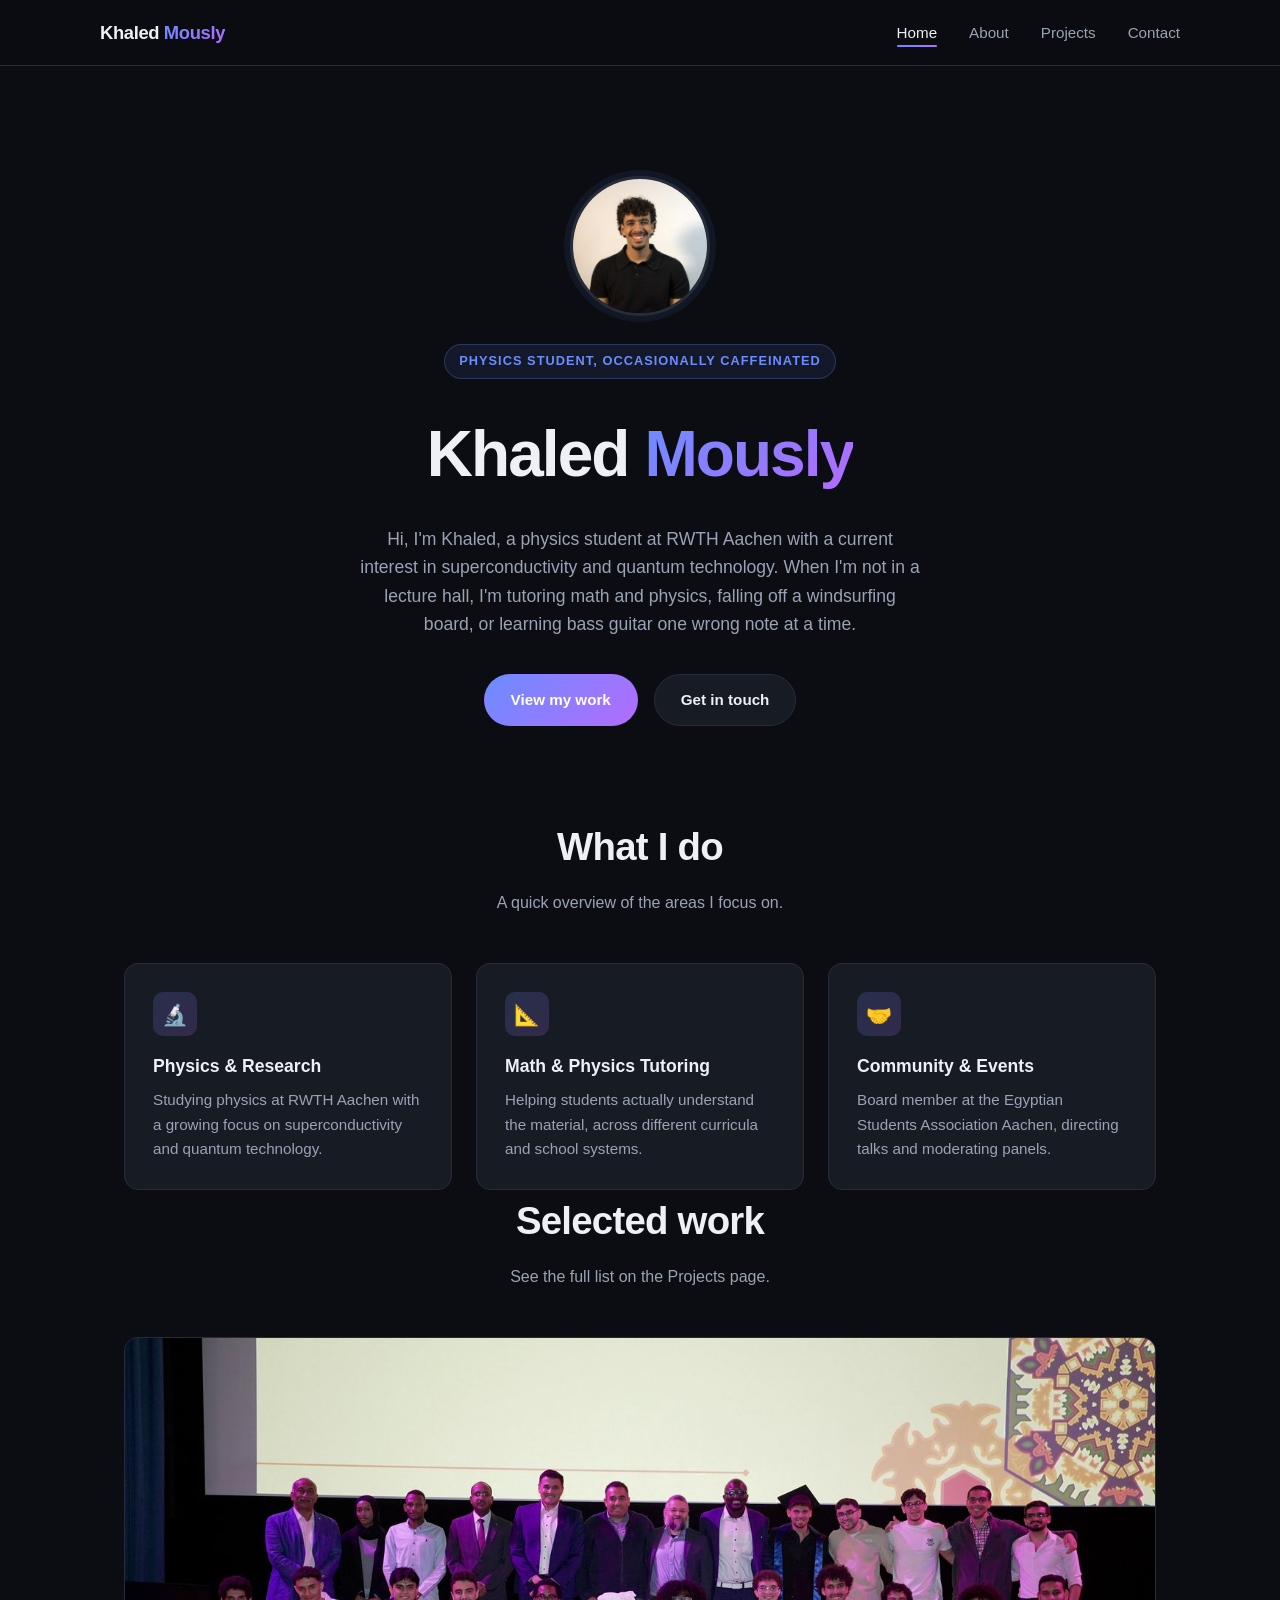
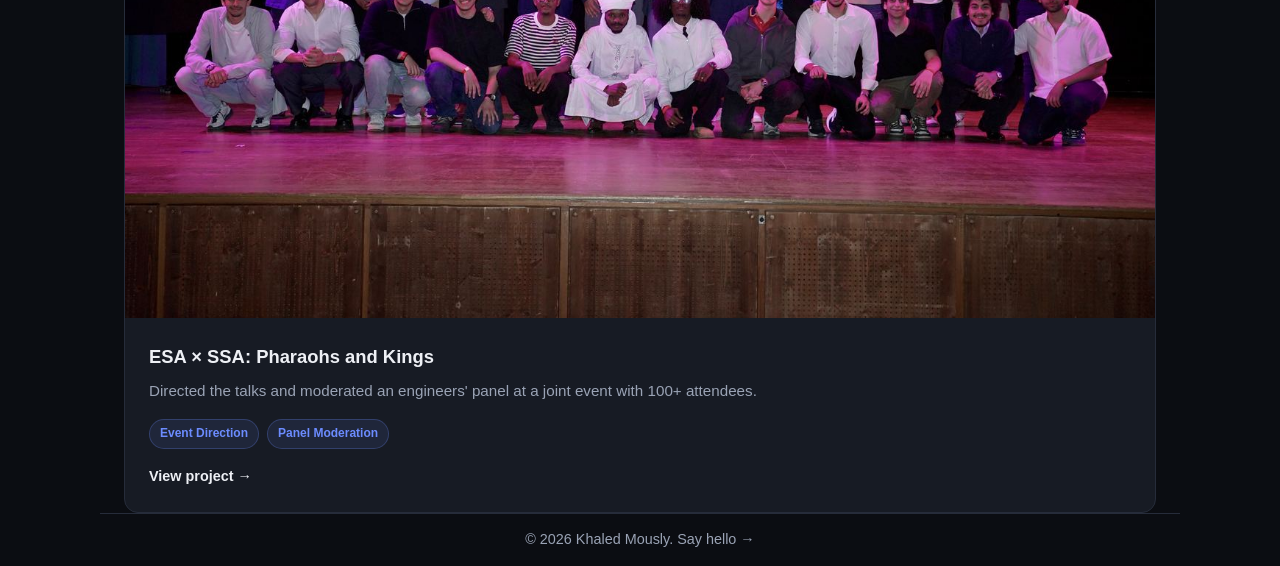
<file: index.html>
<!DOCTYPE html>
<html lang="en">
<head>
<meta charset="UTF-8">
<meta name="viewport" content="width=device-width, initial-scale=1.0">
<title>Khaled Mously — Physics Student</title>
<link rel="stylesheet" href="styles.css">
</head>
<body>

<header>
  <nav class="nav container">
    <a href="index.html" class="logo">Khaled <span>Mously</span></a>
    <ul class="nav-links">
      <li><a href="index.html" class="active">Home</a></li>
      <li><a href="about.html">About</a></li>
      <li><a href="projects.html">Projects</a></li>
      <li><a href="contact.html">Contact</a></li>
    </ul>
    <button class="nav-toggle" aria-label="Toggle menu">☰</button>
  </nav>
</header>

<main>
  <section class="hero container">
    <img src="headshot.jpg" alt="Khaled Mously headshot" class="hero-photo">
    <span class="eyebrow">Physics student, occasionally caffeinated</span>
    <h1>Khaled <span class="gradient">Mously</span></h1>
    <p class="lead">Hi, I'm Khaled, a physics student at RWTH Aachen with a current interest in superconductivity and quantum technology. When I'm not in a lecture hall, I'm tutoring math and physics, falling off a windsurfing board, or learning bass guitar one wrong note at a time.</p>
    <div class="cta-row">
      <a href="projects.html" class="btn btn-primary">View my work</a>
      <a href="contact.html" class="btn btn-secondary">Get in touch</a>
    </div>
  </section>

  <section class="container">
    <div class="section-header">
      <h2>What I do</h2>
      <p>A quick overview of the areas I focus on.</p>
    </div>
    <div class="grid">
      <div class="card">
        <div class="card-icon">🔬</div>
        <h3>Physics & Research</h3>
        <p>Studying physics at RWTH Aachen with a growing focus on superconductivity and quantum technology.</p>
      </div>
      <div class="card">
        <div class="card-icon">📐</div>
        <h3>Math & Physics Tutoring</h3>
        <p>Helping students actually understand the material, across different curricula and school systems.</p>
      </div>
      <div class="card">
        <div class="card-icon">🤝</div>
        <h3>Community & Events</h3>
        <p>Board member at the Egyptian Students Association Aachen, directing talks and moderating panels.</p>
      </div>
    </div>
  </section>

  <section class="container">
    <div class="section-header">
      <h2>Selected work</h2>
      <p>See the full list on the Projects page.</p>
    </div>
    <div class="grid">
      <div class="project-card">
        <a href="projects.html" style="display:block; aspect-ratio: 16/9; overflow: hidden;">
          <img src="esa-event/esa-02.jpg" alt="ESA x SSA event group photo" style="width:100%; height:100%; object-fit: cover;">
        </a>
        <div class="project-body">
          <h3>ESA × SSA: Pharaohs and Kings</h3>
          <p>Directed the talks and moderated an engineers' panel at a joint event with 100+ attendees.</p>
          <div class="tag-row">
            <span class="tag">Event Direction</span>
            <span class="tag">Panel Moderation</span>
          </div>
          <a href="projects.html" class="project-link">View project →</a>
        </div>
      </div>
    </div>
  </section>
</main>

<footer class="container">
  <p>© 2026 Khaled Mously. <a href="contact.html">Say hello →</a></p>
</footer>

<script src="script.js"></script>
</body>
</html>
</file>
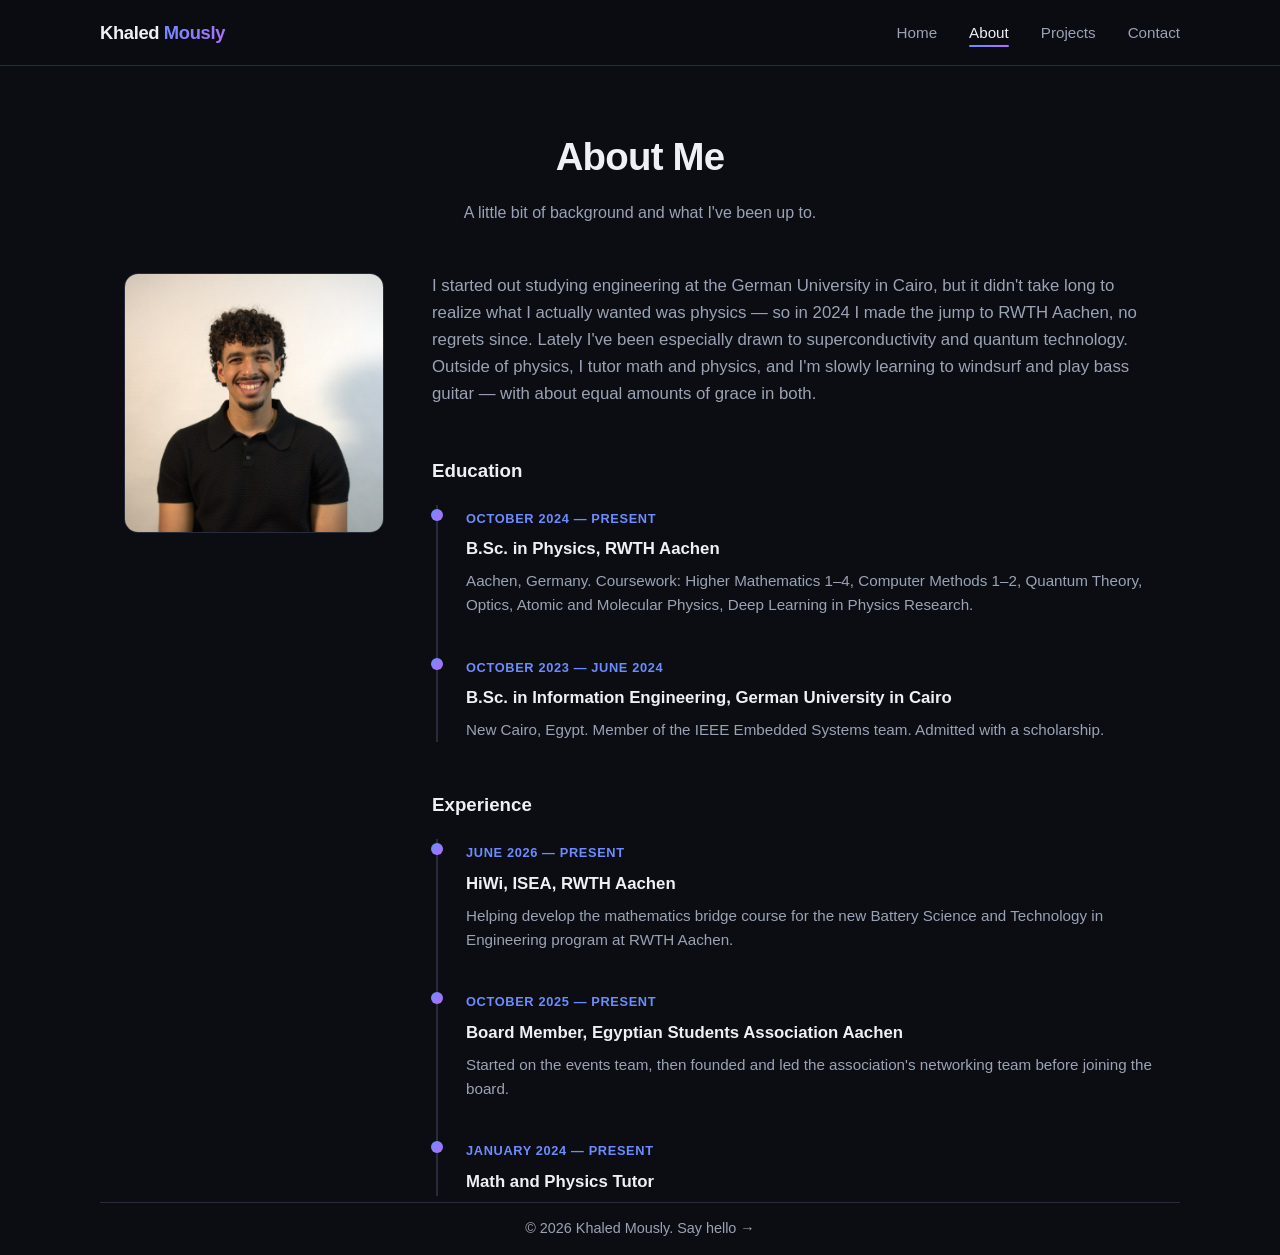
<file: about.html>
<!DOCTYPE html>
<html lang="en">
<head>
<meta charset="UTF-8">
<meta name="viewport" content="width=device-width, initial-scale=1.0">
<title>About — Khaled Mously</title>
<link rel="stylesheet" href="styles.css">
</head>
<body>

<header>
  <nav class="nav container">
    <a href="index.html" class="logo">Khaled <span>Mously</span></a>
    <ul class="nav-links">
      <li><a href="index.html">Home</a></li>
      <li><a href="about.html" class="active">About</a></li>
      <li><a href="projects.html">Projects</a></li>
      <li><a href="contact.html">Contact</a></li>
    </ul>
    <button class="nav-toggle" aria-label="Toggle menu">☰</button>
  </nav>
</header>

<main>
  <section class="container" style="padding-top: 60px;">
    <div class="section-header">
      <h2>About Me</h2>
      <p>A little bit of background and what I've been up to.</p>
    </div>

    <div class="about-layout">
      <div>
        <img src="headshot.jpg" alt="Khaled Mously" class="avatar-photo">
      </div>

      <div>
        <p style="color: var(--text-dim); font-size: 1.05rem; margin-top: 0;">
          I started out studying engineering at the German University in Cairo, but it didn't take long to realize what I actually wanted was physics — so in 2024 I made the jump to RWTH Aachen, no regrets since. Lately I've been especially drawn to superconductivity and quantum technology. Outside of physics, I tutor math and physics, and I'm slowly learning to windsurf and play bass guitar — with about equal amounts of grace in both.
        </p>

        <h3 style="margin-top: 48px;">Education</h3>
        <div class="timeline">
          <div class="timeline-item">
            <span class="date">October 2024 — Present</span>
            <h4>B.Sc. in Physics, RWTH Aachen</h4>
            <p>Aachen, Germany. Coursework: Higher Mathematics 1–4, Computer Methods 1–2, Quantum Theory, Optics, Atomic and Molecular Physics, Deep Learning in Physics Research.</p>
          </div>
          <div class="timeline-item">
            <span class="date">October 2023 — June 2024</span>
            <h4>B.Sc. in Information Engineering, German University in Cairo</h4>
            <p>New Cairo, Egypt. Member of the IEEE Embedded Systems team. Admitted with a scholarship.</p>
          </div>
        </div>

        <h3 style="margin-top: 48px;">Experience</h3>
        <div class="timeline">
          <div class="timeline-item">
            <span class="date">June 2026 — Present</span>
            <h4>HiWi, ISEA, RWTH Aachen</h4>
            <p>Helping develop the mathematics bridge course for the new Battery Science and Technology in Engineering program at RWTH Aachen.</p>
          </div>
          <div class="timeline-item">
            <span class="date">October 2025 — Present</span>
            <h4>Board Member, Egyptian Students Association Aachen</h4>
            <p>Started on the events team, then founded and led the association's networking team before joining the board.</p>
          </div>
          <div class="timeline-item">
            <span class="date">January 2024 — Present</span>
            <h4>Math and Physics Tutor</h4>
          </div>
        </div>
      </div>
    </div>
  </section>
</main>

<footer class="container">
  <p>© 2026 Khaled Mously. <a href="contact.html">Say hello →</a></p>
</footer>

<script src="script.js"></script>
</body>
</html>
</file>
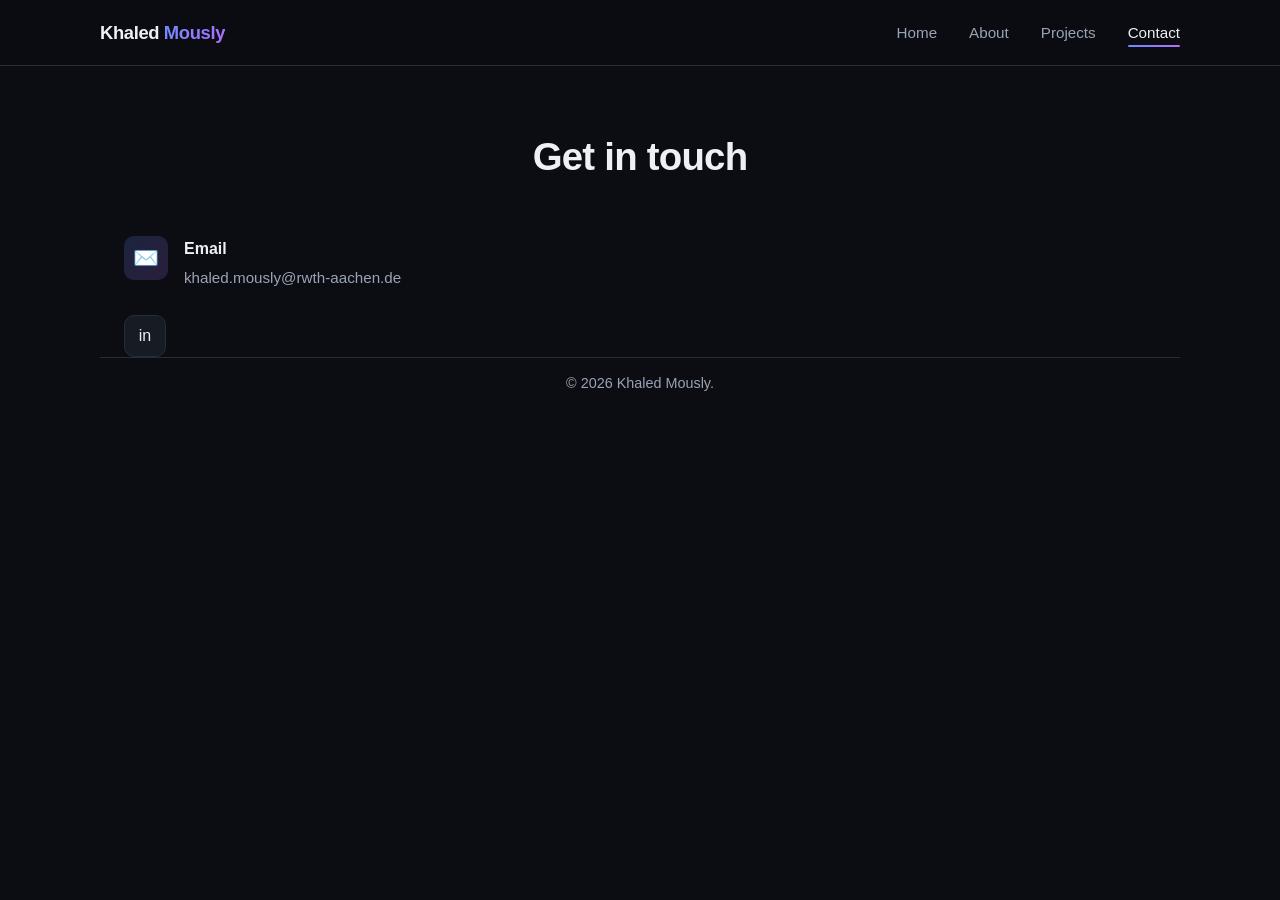
<file: contact.html>
<!DOCTYPE html>
<html lang="en">
<head>
<meta charset="UTF-8">
<meta name="viewport" content="width=device-width, initial-scale=1.0">
<title>Contact — Khaled Mously</title>
<link rel="stylesheet" href="styles.css">
</head>
<body>

<header>
  <nav class="nav container">
    <a href="index.html" class="logo">Khaled <span>Mously</span></a>
    <ul class="nav-links">
      <li><a href="index.html">Home</a></li>
      <li><a href="about.html">About</a></li>
      <li><a href="projects.html">Projects</a></li>
      <li><a href="contact.html" class="active">Contact</a></li>
    </ul>
    <button class="nav-toggle" aria-label="Toggle menu">☰</button>
  </nav>
</header>

<main>
  <section class="container" style="padding-top: 60px;">
    <div class="section-header">
      <h2>Get in touch</h2>
    </div>

    <div>
      <div class="contact-info-item">
        <div class="card-icon">✉️</div>
        <div>
          <h4>Email</h4>
          <a href="mailto:khaled.mously@rwth-aachen.de">khaled.mously@rwth-aachen.de</a>
        </div>
      </div>

      <div class="social-row">
        <a href="https://linkedin.com/in/khaledmously" aria-label="LinkedIn" title="LinkedIn" target="_blank" rel="noopener">in</a>
      </div>
    </div>
  </section>
</main>

<footer class="container">
  <p>© 2026 Khaled Mously.</p>
</footer>

<script src="script.js"></script>
</body>
</html>
</file>
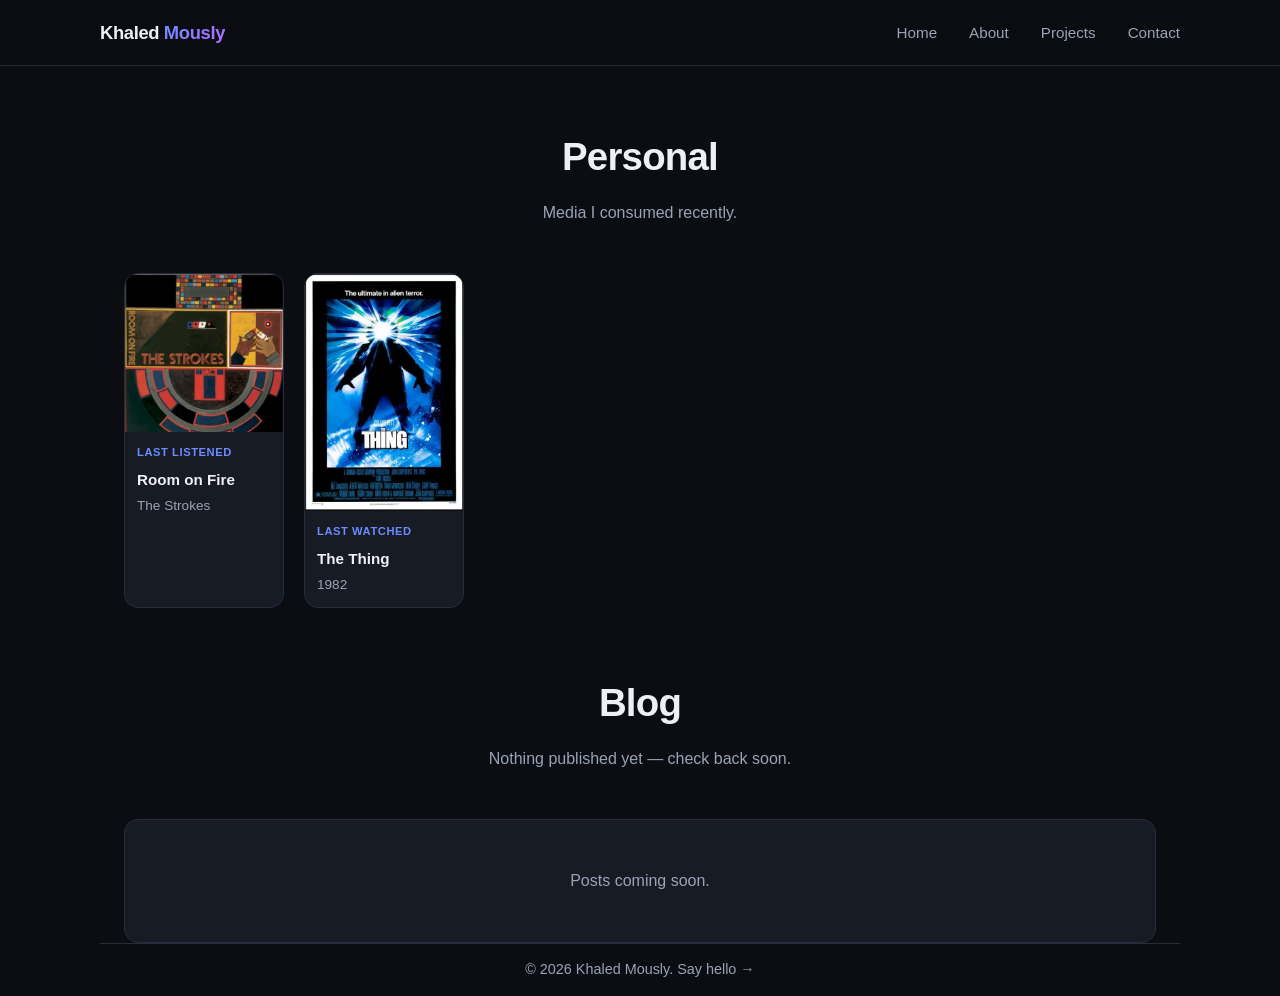
<file: personal.html>
<!DOCTYPE html>
<html lang="en">
<head>
<meta charset="UTF-8">
<meta name="viewport" content="width=device-width, initial-scale=1.0">
<title>Personal — Khaled Mously</title>
<link rel="stylesheet" href="styles.css">
</head>
<body>

<header>
  <nav class="nav container">
    <a href="index.html" class="logo">Khaled <span>Mously</span></a>
    <ul class="nav-links">
      <li><a href="index.html">Home</a></li>
      <li><a href="about.html">About</a></li>
      <li><a href="projects.html">Projects</a></li>
      <li><a href="contact.html">Contact</a></li>
    </ul>
    <button class="nav-toggle" aria-label="Toggle menu">☰</button>
  </nav>
</header>

<main>
  <section class="container" style="padding-top: 60px;">
    <div class="section-header">
      <h2>Personal</h2>
      <p>Media I consumed recently.</p>
    </div>

    <div class="grid" style="grid-template-columns: repeat(auto-fit, minmax(140px, 160px)); gap: 20px; margin-bottom: 64px;">
      <div class="card" style="padding: 0; overflow: hidden;">
        <img src="personal/album-room-on-fire.jpg" alt="Room on Fire by The Strokes album cover" style="width: 100%; aspect-ratio: 1; object-fit: cover; display: block;">
        <div style="padding: 12px;">
          <p style="margin: 0; font-size: 0.7rem; font-weight: 600; text-transform: uppercase; letter-spacing: 0.05em; color: var(--accent);">Last Listened</p>
          <h3 style="margin: 6px 0 2px; font-size: 0.95rem;">Room on Fire</h3>
          <p style="margin: 0; color: var(--text-dim); font-size: 0.85rem;">The Strokes</p>
        </div>
      </div>

      <div class="card" style="padding: 0; overflow: hidden;">
        <img src="personal/movie-the-thing-1982.jpg" alt="The Thing (1982) movie poster" style="width: 100%; aspect-ratio: 2 / 3; object-fit: cover; display: block;">
        <div style="padding: 12px;">
          <p style="margin: 0; font-size: 0.7rem; font-weight: 600; text-transform: uppercase; letter-spacing: 0.05em; color: var(--accent);">Last Watched</p>
          <h3 style="margin: 6px 0 2px; font-size: 0.95rem;">The Thing</h3>
          <p style="margin: 0; color: var(--text-dim); font-size: 0.85rem;">1982</p>
        </div>
      </div>
    </div>

    <div class="section-header">
      <h2>Blog</h2>
      <p>Nothing published yet — check back soon.</p>
    </div>
    <div class="card" style="text-align: center; color: var(--text-dim); padding: 48px 24px;">
      Posts coming soon.
    </div>
  </section>
</main>

<footer class="container">
  <p>© 2026 Khaled Mously. <a href="contact.html">Say hello →</a></p>
</footer>

<script src="script.js"></script>
</body>
</html>
</file>
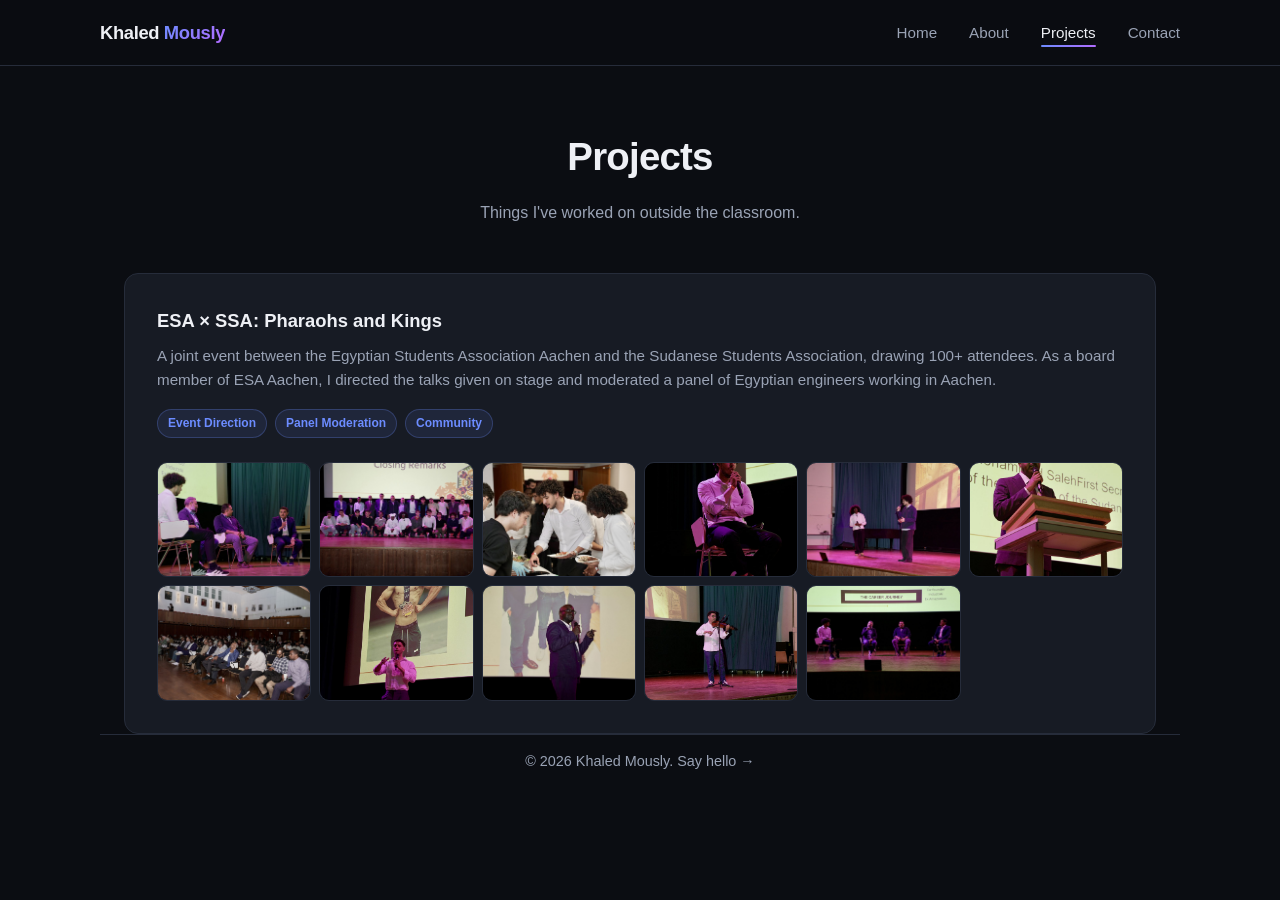
<file: projects.html>
<!DOCTYPE html>
<html lang="en">
<head>
<meta charset="UTF-8">
<meta name="viewport" content="width=device-width, initial-scale=1.0">
<title>Projects — Khaled Mously</title>
<link rel="stylesheet" href="styles.css">
</head>
<body>

<header>
  <nav class="nav container">
    <a href="index.html" class="logo">Khaled <span>Mously</span></a>
    <ul class="nav-links">
      <li><a href="index.html">Home</a></li>
      <li><a href="about.html">About</a></li>
      <li><a href="projects.html" class="active">Projects</a></li>
      <li><a href="contact.html">Contact</a></li>
    </ul>
    <button class="nav-toggle" aria-label="Toggle menu">☰</button>
  </nav>
</header>

<main>
  <section class="container" style="padding-top: 60px;">
    <div class="section-header">
      <h2>Projects</h2>
      <p>Things I've worked on outside the classroom.</p>
    </div>

    <div class="grid">
      <div class="project-card featured-project" style="grid-column: 1 / -1;">
        <div class="project-body">
          <h3>ESA × SSA: Pharaohs and Kings</h3>
          <p>A joint event between the Egyptian Students Association Aachen and the Sudanese Students Association, drawing 100+ attendees. As a board member of ESA Aachen, I directed the talks given on stage and moderated a panel of Egyptian engineers working in Aachen.</p>
          <div class="tag-row">
            <span class="tag">Event Direction</span>
            <span class="tag">Panel Moderation</span>
            <span class="tag">Community</span>
          </div>
          <div class="photo-grid">
            <a href="esa-event/esa-01.jpg" target="_blank" rel="noopener"><img src="esa-event/esa-01.jpg" alt="Panel discussion on stage during the event" loading="lazy"></a>
            <a href="esa-event/esa-02.jpg" target="_blank" rel="noopener"><img src="esa-event/esa-02.jpg" alt="Group photo with attendees and speakers after closing remarks" loading="lazy"></a>
            <a href="esa-event/esa-03.jpg" target="_blank" rel="noopener"><img src="esa-event/esa-03.jpg" alt="Guests being served food at the event" loading="lazy"></a>
            <a href="esa-event/esa-04.jpg" target="_blank" rel="noopener"><img src="esa-event/esa-04.jpg" alt="Khaled speaking during the event" loading="lazy"></a>
            <a href="esa-event/esa-05.jpg" target="_blank" rel="noopener"><img src="esa-event/esa-05.jpg" alt="Two speakers presenting on stage" loading="lazy"></a>
            <a href="esa-event/esa-06.jpg" target="_blank" rel="noopener"><img src="esa-event/esa-06.jpg" alt="A guest speaker addressing the audience" loading="lazy"></a>
            <a href="esa-event/esa-07.jpg" target="_blank" rel="noopener"><img src="esa-event/esa-07.jpg" alt="Audience seated in the auditorium" loading="lazy"></a>
            <a href="esa-event/esa-08.jpg" target="_blank" rel="noopener"><img src="esa-event/esa-08.jpg" alt="A speaker sharing his story during the career journey panel" loading="lazy"></a>
            <a href="esa-event/esa-09.jpg" target="_blank" rel="noopener"><img src="esa-event/esa-09.jpg" alt="A speaker presenting during the career journey panel" loading="lazy"></a>
            <a href="esa-event/esa-10.jpg" target="_blank" rel="noopener"><img src="esa-event/esa-10.jpg" alt="A musical performance during the event" loading="lazy"></a>
            <a href="esa-event/esa-11.jpg" target="_blank" rel="noopener"><img src="esa-event/esa-11.jpg" alt="The Career Journey panel discussion" loading="lazy"></a>
          </div>
        </div>
      </div>
    </div>
  </section>
</main>

<footer class="container">
  <p>© 2026 Khaled Mously. <a href="contact.html">Say hello →</a></p>
</footer>

<script src="script.js"></script>
</body>
</html>
</file>
<file: styles.css>
:root {
  --bg: #0b0d12;
  --bg-alt: #12151c;
  --surface: #171b24;
  --surface-hover: #1e2330;
  --border: #262c3a;
  --text: #eef0f5;
  --text-dim: #9aa3b5;
  --accent: #6c8cff;
  --accent-2: #b26cff;
  --accent-text: #0b0d12;
  --radius: 14px;
  --max-width: 1080px;
  --font: -apple-system, BlinkMacSystemFont, "Segoe UI", Roboto, Helvetica, Arial, sans-serif;
}

* { box-sizing: border-box; }

html { scroll-behavior: smooth; }

body {
  margin: 0;
  font-family: var(--font);
  background: var(--bg);
  color: var(--text);
  line-height: 1.6;
  -webkit-font-smoothing: antialiased;
}

a { color: inherit; text-decoration: none; }

img { max-width: 100%; display: block; }

.container {
  max-width: var(--max-width);
  margin: 0 auto;
  padding: 0 24px;
}

/* ---------- Header / Nav ---------- */

header {
  position: sticky;
  top: 0;
  z-index: 100;
  background: rgba(11, 13, 18, 0.85);
  backdrop-filter: blur(10px);
  border-bottom: 1px solid var(--border);
}

.nav {
  display: flex;
  align-items: center;
  justify-content: space-between;
  padding: 18px 0;
}

.logo {
  font-weight: 700;
  font-size: 1.15rem;
  letter-spacing: -0.02em;
}

.logo span {
  background: linear-gradient(135deg, var(--accent), var(--accent-2));
  -webkit-background-clip: text;
  background-clip: text;
  color: transparent;
}

.nav-links {
  display: flex;
  gap: 32px;
  list-style: none;
  margin: 0;
  padding: 0;
}

.nav-links a {
  color: var(--text-dim);
  font-size: 0.95rem;
  font-weight: 500;
  transition: color 0.2s ease;
  position: relative;
}

.nav-links a:hover,
.nav-links a.active {
  color: var(--text);
}

.nav-links a.active::after {
  content: "";
  position: absolute;
  left: 0;
  right: 0;
  bottom: -6px;
  height: 2px;
  background: linear-gradient(135deg, var(--accent), var(--accent-2));
  border-radius: 2px;
}

.nav-toggle {
  display: none;
  background: none;
  border: 1px solid var(--border);
  border-radius: 8px;
  color: var(--text);
  width: 40px;
  height: 40px;
  cursor: pointer;
  font-size: 1.1rem;
}

@media (max-width: 720px) {
  .nav-toggle { display: block; }
  .nav-links {
    position: absolute;
    top: 100%;
    left: 0;
    right: 0;
    background: var(--bg-alt);
    border-bottom: 1px solid var(--border);
    flex-direction: column;
    gap: 0;
    display: none;
  }
  .nav-links.open { display: flex; }
  .nav-links a {
    padding: 16px 24px;
    border-bottom: 1px solid var(--border);
    width: 100%;
  }
}

/* ---------- Hero ---------- */

.hero {
  padding: 110px 0 90px;
  text-align: center;
}

.hero-photo {
  width: 140px;
  height: 140px;
  border-radius: 50%;
  object-fit: cover;
  margin: 0 auto 28px;
  border: 3px solid var(--border);
  box-shadow: 0 0 0 6px rgba(108, 140, 255, 0.08);
}

.eyebrow {
  display: inline-block;
  font-size: 0.8rem;
  font-weight: 600;
  letter-spacing: 0.08em;
  text-transform: uppercase;
  color: var(--accent);
  background: rgba(108, 140, 255, 0.1);
  border: 1px solid rgba(108, 140, 255, 0.25);
  padding: 6px 14px;
  border-radius: 999px;
  margin-bottom: 24px;
}

h1 {
  font-size: clamp(2.4rem, 6vw, 4rem);
  font-weight: 800;
  letter-spacing: -0.03em;
  margin: 0 0 20px;
}

.hero h1 .gradient {
  background: linear-gradient(135deg, var(--accent), var(--accent-2));
  -webkit-background-clip: text;
  background-clip: text;
  color: transparent;
}

.hero p.lead {
  max-width: 560px;
  margin: 0 auto 36px;
  color: var(--text-dim);
  font-size: 1.1rem;
}

.cta-row {
  display: flex;
  gap: 16px;
  justify-content: center;
  flex-wrap: wrap;
}

.btn {
  display: inline-flex;
  align-items: center;
  gap: 8px;
  padding: 13px 26px;
  border-radius: 999px;
  font-weight: 600;
  font-size: 0.95rem;
  transition: transform 0.15s ease, box-shadow 0.15s ease, background 0.15s ease;
  border: 1px solid transparent;
  cursor: pointer;
}

.btn-primary {
  background: linear-gradient(135deg, var(--accent), var(--accent-2));
  color: #fff;
}

.btn-primary:hover {
  transform: translateY(-2px);
  box-shadow: 0 10px 30px -10px rgba(108, 140, 255, 0.6);
}

.btn-secondary {
  background: var(--surface);
  border-color: var(--border);
  color: var(--text);
}

.btn-secondary:hover {
  background: var(--surface-hover);
  transform: translateY(-2px);
}

/* ---------- Sections ---------- */

section { padding: 80px 0; }

.section-header {
  margin-bottom: 48px;
  text-align: center;
}

.section-header h2 {
  font-size: clamp(1.8rem, 4vw, 2.4rem);
  font-weight: 800;
  letter-spacing: -0.02em;
  margin: 0 0 12px;
}

.section-header p {
  color: var(--text-dim);
  max-width: 500px;
  margin: 0 auto;
}

/* ---------- Cards / Grid ---------- */

.grid {
  display: grid;
  grid-template-columns: repeat(auto-fit, minmax(260px, 1fr));
  gap: 24px;
}

.card {
  background: var(--surface);
  border: 1px solid var(--border);
  border-radius: var(--radius);
  padding: 28px;
  transition: transform 0.2s ease, border-color 0.2s ease, background 0.2s ease;
}

.card:hover {
  transform: translateY(-4px);
  border-color: rgba(108, 140, 255, 0.4);
  background: var(--surface-hover);
}

.card-icon {
  width: 44px;
  height: 44px;
  border-radius: 10px;
  display: flex;
  align-items: center;
  justify-content: center;
  background: linear-gradient(135deg, rgba(108,140,255,0.18), rgba(178,108,255,0.18));
  font-size: 1.3rem;
  margin-bottom: 16px;
}

.card h3 {
  margin: 0 0 8px;
  font-size: 1.1rem;
  font-weight: 700;
}

.card p {
  margin: 0;
  color: var(--text-dim);
  font-size: 0.95rem;
}

/* ---------- Project cards ---------- */

.project-card {
  background: var(--surface);
  border: 1px solid var(--border);
  border-radius: var(--radius);
  overflow: hidden;
  display: flex;
  flex-direction: column;
  transition: transform 0.2s ease, border-color 0.2s ease;
}

.project-card:hover {
  transform: translateY(-4px);
  border-color: rgba(108, 140, 255, 0.4);
}

.project-thumb {
  height: 160px;
  background: linear-gradient(135deg, rgba(108,140,255,0.25), rgba(178,108,255,0.25));
  display: flex;
  align-items: center;
  justify-content: center;
  font-size: 2.2rem;
}

.project-body {
  padding: 24px;
  flex: 1;
  display: flex;
  flex-direction: column;
}

.project-body h3 {
  margin: 0 0 8px;
  font-size: 1.15rem;
  font-weight: 700;
}

.project-body p {
  color: var(--text-dim);
  font-size: 0.95rem;
  margin: 0 0 16px;
  flex: 1;
}

.tag-row {
  display: flex;
  gap: 8px;
  flex-wrap: wrap;
  margin-bottom: 16px;
}

.tag {
  font-size: 0.75rem;
  font-weight: 600;
  color: var(--accent);
  background: rgba(108, 140, 255, 0.1);
  border: 1px solid rgba(108, 140, 255, 0.25);
  padding: 4px 10px;
  border-radius: 999px;
}

.project-link {
  font-size: 0.9rem;
  font-weight: 600;
  color: var(--text);
  display: inline-flex;
  align-items: center;
  gap: 6px;
}

.project-link:hover { color: var(--accent); }

.featured-project .project-body { padding: 32px; }

.photo-grid {
  display: grid;
  grid-template-columns: repeat(auto-fill, minmax(150px, 1fr));
  gap: 8px;
  margin-top: 8px;
}

.photo-grid a {
  display: block;
  aspect-ratio: 4 / 3;
  overflow: hidden;
  border-radius: 10px;
  border: 1px solid var(--border);
}

.photo-grid img {
  width: 100%;
  height: 100%;
  object-fit: cover;
  transition: transform 0.2s ease;
}

.photo-grid a:hover img {
  transform: scale(1.06);
}

/* ---------- About page specifics ---------- */

.about-layout {
  display: grid;
  grid-template-columns: 260px 1fr;
  gap: 48px;
  align-items: start;
}

@media (max-width: 800px) {
  .about-layout { grid-template-columns: 1fr; }
}

.avatar {
  width: 100%;
  aspect-ratio: 1;
  border-radius: var(--radius);
  background: linear-gradient(135deg, var(--accent), var(--accent-2));
  display: flex;
  align-items: center;
  justify-content: center;
  font-size: 4rem;
  font-weight: 800;
  color: #fff;
}

.avatar-photo {
  width: 100%;
  aspect-ratio: 1;
  border-radius: var(--radius);
  object-fit: cover;
  border: 1px solid var(--border);
}

.timeline {
  border-left: 2px solid var(--border);
  padding-left: 28px;
  margin-left: 4px;
}

.timeline-item {
  position: relative;
  padding-bottom: 36px;
}

.timeline-item:last-child { padding-bottom: 0; }

.timeline-item::before {
  content: "";
  position: absolute;
  left: -35px;
  top: 4px;
  width: 12px;
  height: 12px;
  border-radius: 50%;
  background: linear-gradient(135deg, var(--accent), var(--accent-2));
}

.timeline-item .date {
  font-size: 0.8rem;
  font-weight: 600;
  color: var(--accent);
  text-transform: uppercase;
  letter-spacing: 0.05em;
}

.timeline-item h4 {
  margin: 6px 0 6px;
  font-size: 1.05rem;
}

.timeline-item p {
  margin: 0;
  color: var(--text-dim);
  font-size: 0.95rem;
}

.skill-bars { display: flex; flex-direction: column; gap: 18px; margin-top: 16px; }

.skill-bar-label {
  display: flex;
  justify-content: space-between;
  font-size: 0.9rem;
  margin-bottom: 6px;
}

.skill-bar-track {
  height: 8px;
  background: var(--bg-alt);
  border-radius: 999px;
  overflow: hidden;
  border: 1px solid var(--border);
}

.skill-bar-fill {
  height: 100%;
  border-radius: 999px;
  background: linear-gradient(135deg, var(--accent), var(--accent-2));
}

/* ---------- Contact ---------- */

.contact-grid {
  display: grid;
  grid-template-columns: 1fr 1fr;
  gap: 48px;
  align-items: start;
}

@media (max-width: 800px) {
  .contact-grid { grid-template-columns: 1fr; }
}

form { display: flex; flex-direction: column; gap: 18px; }

label {
  font-size: 0.85rem;
  font-weight: 600;
  color: var(--text-dim);
  margin-bottom: 6px;
  display: block;
}

input, textarea {
  width: 100%;
  padding: 13px 16px;
  border-radius: 10px;
  border: 1px solid var(--border);
  background: var(--surface);
  color: var(--text);
  font-family: inherit;
  font-size: 0.95rem;
}

input:focus, textarea:focus {
  outline: none;
  border-color: var(--accent);
}

textarea { resize: vertical; min-height: 140px; }

.contact-info-item {
  display: flex;
  gap: 16px;
  align-items: flex-start;
  margin-bottom: 24px;
}

.contact-info-item .card-icon { margin-bottom: 0; flex-shrink: 0; }

.contact-info-item h4 { margin: 0 0 4px; font-size: 1rem; }
.contact-info-item p, .contact-info-item a { margin: 0; color: var(--text-dim); font-size: 0.95rem; }
.contact-info-item a:hover { color: var(--accent); }

.social-row {
  display: flex;
  gap: 12px;
  margin-top: 24px;
}

.social-row a {
  width: 42px;
  height: 42px;
  border-radius: 10px;
  background: var(--surface);
  border: 1px solid var(--border);
  display: flex;
  align-items: center;
  justify-content: center;
  transition: all 0.2s ease;
}

.social-row a:hover {
  background: var(--surface-hover);
  border-color: var(--accent);
  transform: translateY(-2px);
}

.form-note {
  font-size: 0.85rem;
  color: var(--text-dim);
  margin-top: -4px;
}

/* ---------- Footer ---------- */

footer {
  border-top: 1px solid var(--border);
  padding: 32px 0;
  text-align: center;
  color: var(--text-dim);
  font-size: 0.9rem;
}

footer a:hover { color: var(--accent); }
</file>
